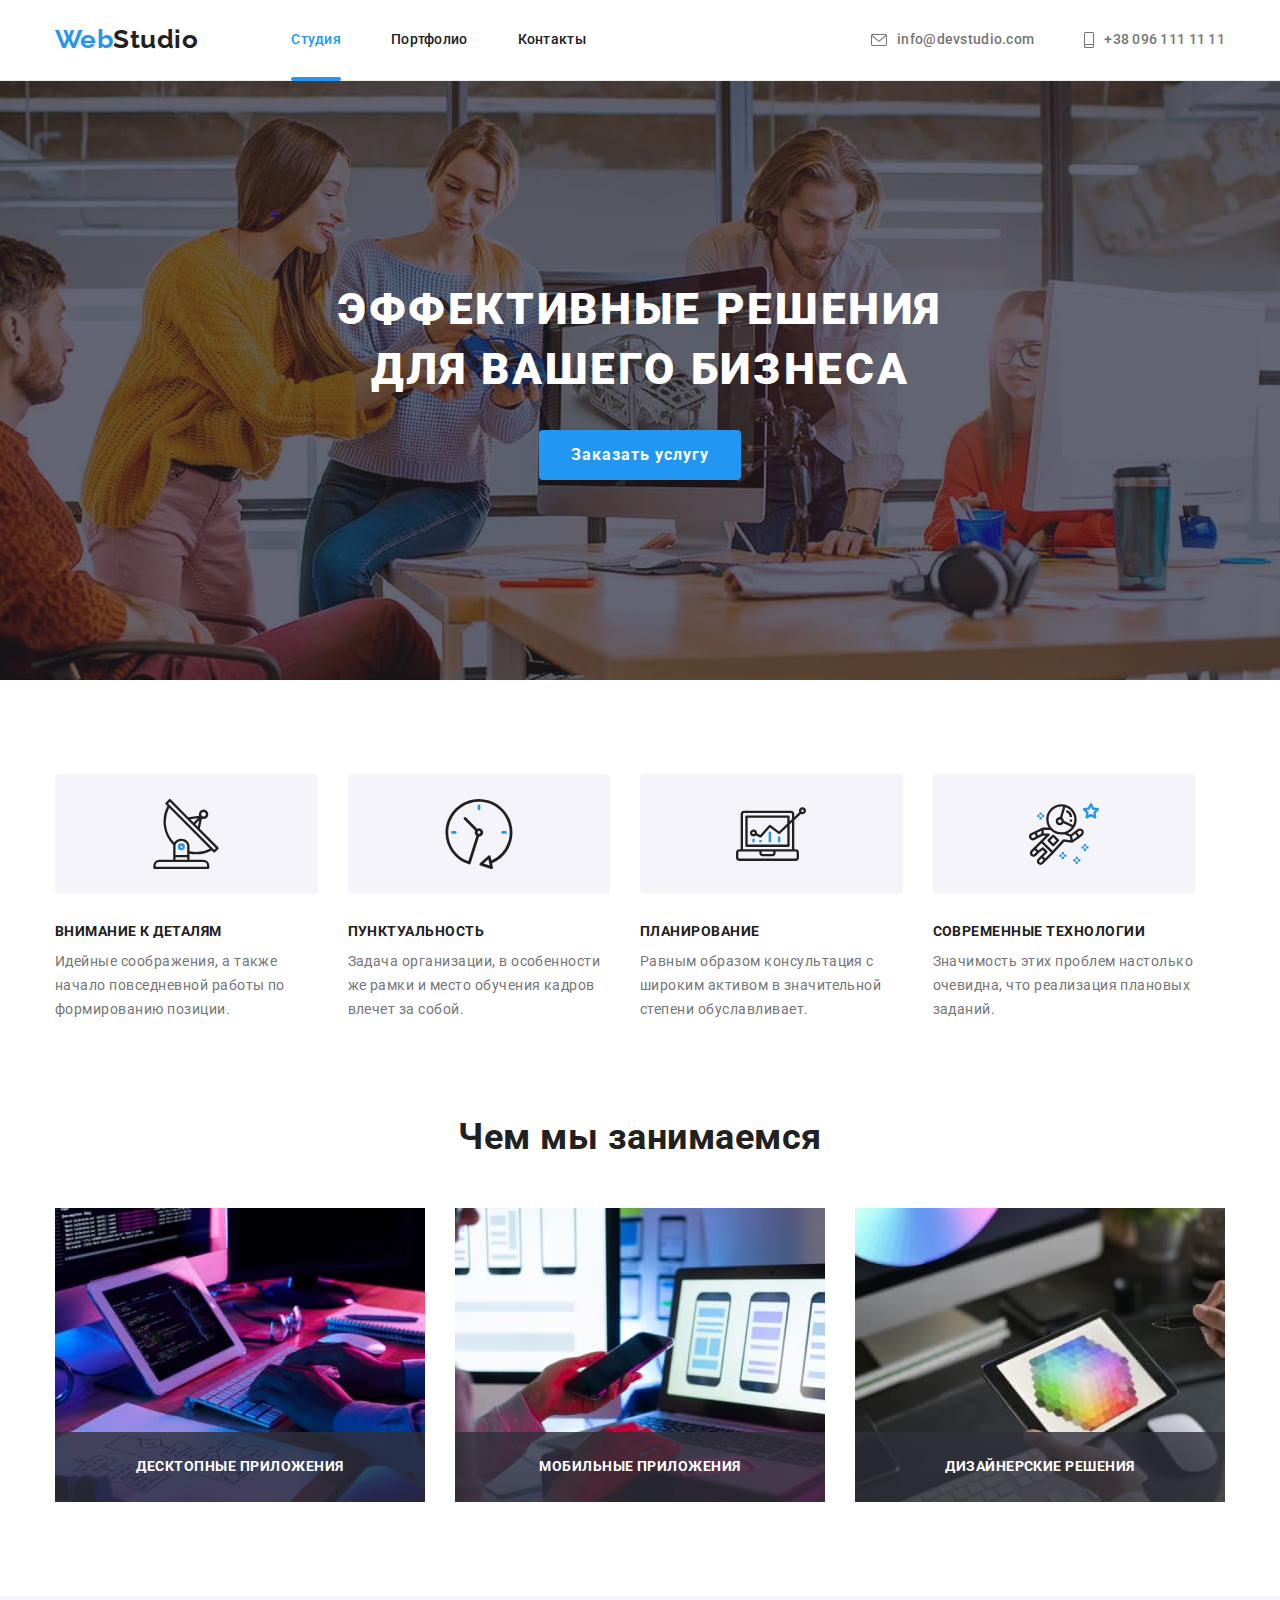
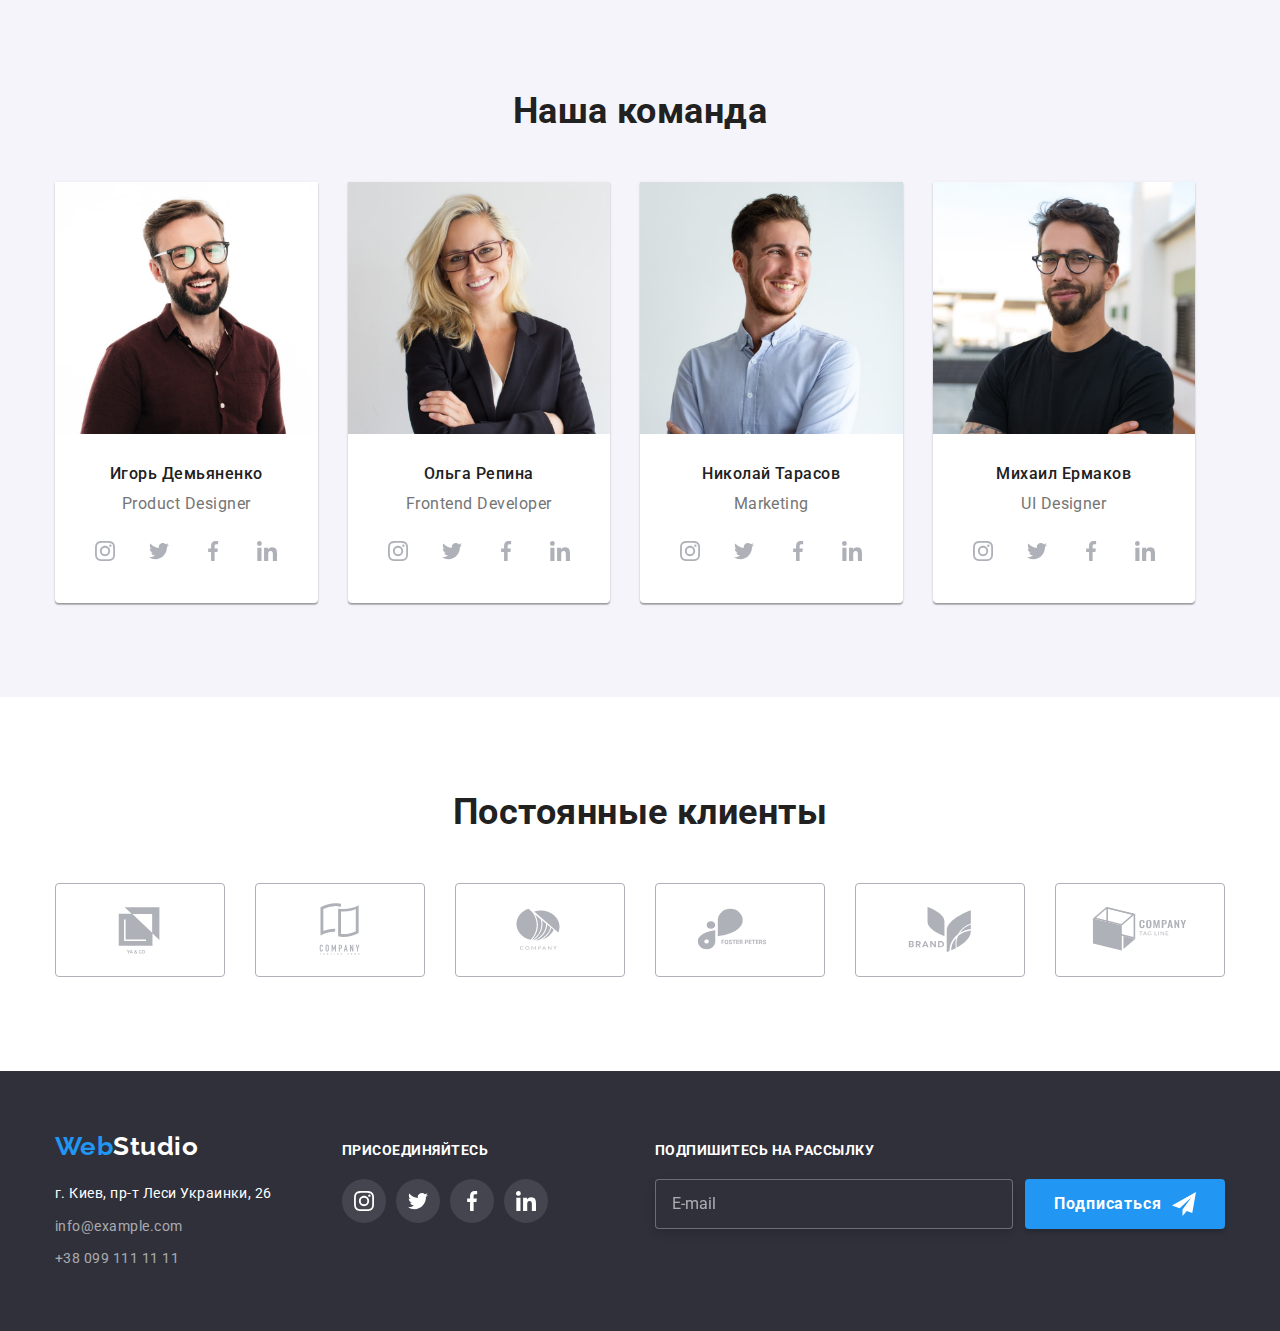
<file: index.html>
<!DOCTYPE html>
<html lang="ru">
  <head>
    <meta charset="UTF-8" />
    <meta http-equiv="X-UA-Compatible" content="IE=edge" />
    <meta name="viewport" content="width=device-width, initial-scale=1.0" />
    <title>Студия</title>
    <link
      href="https://fonts.googleapis.com/css2?family=Raleway:wght@700&family=Roboto:wght@400;500;700;900&display=swap"
      rel="stylesheet"
    />
    <link
      rel="stylesheet"
      href="https://cdnjs.cloudflare.com/ajax/libs/modern-normalize/1.1.0/modern-normalize.min.css"
    />
    <link href="./css/styles.css" rel="stylesheet" />
  </head>

  <body>
    <!-- Header -->
    <header class="header">
      <div class="container header-contents">
        <!-- Основная навигация -->
        <nav class="navigation">
          <a href="./index.html" lang="en" class="logo top-logo"><span class="accent">Web</span><span class="header-logo">Studio</span></a>
          <ul class="list nav-list">
            <li class="item">
              <a href="./index.html" class="nav-link current">Студия</a>
            </li>
            <li class="item">
              <a href="./portfolio.html" class="nav-link">Портфолио</a>
            </li>
            <li class="item">
              <a href="" class="nav-link">Контакты</a>
            </li>
          </ul>
        </nav>
        <!-- Контакты -->
        <ul class="list header-contact">
          <li class="item">
            <a href="mailto:info@devstudio.com" class="nav-contact">
              <svg class="nav-icon" width="16" height="12">
                <use href="./images/icons.svg#icon-envelope"></use>
              </svg>
              info@devstudio.com
            </a>
          </li>
          <li class="item">
            <a href="tel:+380961111111" class="nav-contact">
              <svg class="nav-icon" width="10" height="16">
                <use href="./images/icons.svg#icon-smartphone"></use>
              </svg>
              +38 096 111 11 11
            </a>
          </li>
        </ul>
      </div>
    </header>
    <main>
      <!-- Баннер-Шапка -->
      <section class="section hero">
        <h1 class="hero-title">Эффективные решения<br />для вашего бизнеса</h1>
        <button type="button" class="hero-button" data-modal-open>Заказать услугу</button>
      </section>
      <!-- Особенности -->
      <section class="section">
        <div class="container">
          <h2 class="title visually-hidden">Особенности</h2>
          <ul class="list features-list">
            <li class="item">
              <div class="icon-container">
                <svg class="feature-icon" width="70" height="70">
                  <use href="./images/icons.svg#icon-antenna"></use>
                </svg>
              </div>
              <h3 class="feature-title">Внимание к деталям</h3>
              <p class="feature-text">
                Идейные соображения, а также начало повседневной работы по формированию позиции.
              </p>
            </li>
            <li class="item">
              <div class="icon-container">
                <svg class="feature-icon" width="70" height="70">
                  <use href="./images/icons.svg#icon-clock"></use>
                </svg>
              </div>
              <h3 class="feature-title">Пунктуальность</h3>
              <p class="feature-text">
                Задача организации, в особенности же рамки и место обучения кадров влечет за собой.
              </p>
            </li>
            <li class="item">
              <div class="icon-container">
                <svg class="feature-icon" width="70" height="70">
                  <use href="./images/icons.svg#icon-diagram"></use>
                </svg>
              </div>
              <h3 class="feature-title">Планирование</h3>
              <p class="feature-text">
                Равным образом консультация с широким активом в значительной степени обуславливает.
              </p>
            </li>
            <li class="item">
              <div class="icon-container">
                <svg class="feature-icon" width="70" height="70">
                  <use href="./images/icons.svg#icon-astronaut"></use>
                </svg>
              </div>
              <h3 class="feature-title">Современные технологии</h3>
              <p class="feature-text">
                Значимость этих проблем настолько очевидна, что реализация плановых заданий.
              </p>
            </li>
          </ul>
        </div>
      </section>
      <!-- Чем мы занимаемся -->
      <section class="section activities">
        <div class="container">
          <h2 class="title">Чем мы занимаемся</h2>
          <ul class="list activities-list">
            <li class="item">
              <div class="activity-card">
                <img src="./images/box1.jpg" alt="Человек пишет код на планшете" width="370" class="activities-image" />
                <p class="activity-description">Десктопные приложения</p>
              </div>
            </li>
            <li class="item">
              <div class="activity-card">
                <img src="./images/box2.jpg" alt="Человек выбирает макет верстки для смартфона" width="370" class="activities-image" />
                <p class="activity-description">Мобильные приложения</p>
              </div>
            </li>
            <li class="item">
              <div class="activity-card">
                <img src="./images/box3.jpg" alt="Дизайнер выбирает цвет из палитры с помощью планшета" width="370"
                  class="activities-image" />
                  <p class="activity-description">Дизайнерские решения</p>
              </div>
            </li>
          </ul>
        </div>
      </section>
      <!-- Наша команда -->
      <section class="section team">
        <div class="container">
          <h2 class="title">Наша команда</h2>
          <ul class="list team-list">
            <li class="item">
              <img
                src="./images/igor.jpg"
                alt="фото Игоря Демьяненко"
                width="270"
                class="member-photo"
              />
              <div class="about-member">
                <h3 class="member-name">Игорь Демьяненко</h3>
                <p lang="en" class="job-title">Product Designer</p>
              </div>
              <ul class="social-list list">
                <li class="item">
                  <a href="" class="social-link">
                    <svg class="social-icon" width="20" height="20">
                      <use href="./images/icons.svg#icon-instagram"></use>
                    </svg>
                  </a>
                </li>
                <li class="item">
                  <a href="" class="social-link">
                    <svg class="social-icon" width="20" height="20">
                      <use href="./images/icons.svg#icon-twitter"></use>
                    </svg>
                  </a>
                </li>
                <li class="item">
                  <a href="" class="social-link">
                      <svg class="social-icon" width="20" height="20">
                        <use href="./images/icons.svg#icon-facebook"></use>
                      </svg>
                  </a>
                </li>
                <li class="item">
                  <a href="" class="social-link">
                    <svg class="social-icon" width="20" height="20">
                      <use href="./images/icons.svg#icon-linkedin"></use>
                    </svg>
                  </a>
                </li>
              </ul>
            </li>
            <li class="item">
              <img
                src="./images/olga.jpg"
                alt="фото Ольги Репиной"
                width="270"
                class="member-photo"
              />
              <div class="about-member">
                <h3 class="member-name">Ольга Репина</h3>
                <p lang="en" class="job-title">Frontend Developer</p>
              </div>
              <ul class="social-list list">
                <li class="item">
                  <a href="" class="social-link">
                    <svg class="social-icon" width="20" height="20">
                      <use href="./images/icons.svg#icon-instagram"></use>
                    </svg>
                  </a>
                </li>
                <li class="item">
                  <a href="" class="social-link">
                    <svg class="social-icon" width="20" height="20">
                      <use href="./images/icons.svg#icon-twitter"></use>
                    </svg>
                  </a>
                </li>
                <li class="item">
                  <a href="" class="social-link">
                    <svg class="social-icon" width="20" height="20">
                      <use href="./images/icons.svg#icon-facebook"></use>
                    </svg>
                  </a>
                </li>
                <li class="item">
                  <a href="" class="social-link">
                    <svg class="social-icon" width="20" height="20">
                      <use href="./images/icons.svg#icon-linkedin"></use>
                    </svg>
                  </a>
                </li>
              </ul>
            </li>
            <li class="item">
              <img
                src="./images/nikolay.jpg"
                alt="фото Николая Тарасова"
                width="270"
                class="member-photo"
              />
              <div class="about-member">
                <h3 class="member-name">Николай Тарасов</h3>
                <p lang="en" class="job-title">Marketing</p>
              </div>
              <ul class="social-list list">
                <li class="item">
                  <a href="" class="social-link">
                    <svg class="social-icon" width="20" height="20">
                      <use href="./images/icons.svg#icon-instagram"></use>
                    </svg>
                  </a>
                </li>
                <li class="item">
                  <a href="" class="social-link">
                    <svg class="social-icon" width="20" height="20">
                      <use href="./images/icons.svg#icon-twitter"></use>
                    </svg>
                  </a>
                </li>
                <li class="item">
                  <a href="" class="social-link">
                    <svg class="social-icon" width="20" height="20">
                      <use href="./images/icons.svg#icon-facebook"></use>
                    </svg>
                  </a>
                </li>
                <li class="item">
                  <a href="" class="social-link">
                    <svg class="social-icon" width="20" height="20">
                      <use href="./images/icons.svg#icon-linkedin"></use>
                    </svg>
                  </a>
                </li>
              </ul>
            </li>
            <li class="item">
              <img
                src="./images/mikhail.jpg"
                alt="фото Михаила Ермакова"
                width="270"
                class="member-photo"
              />
              <div class="about-member">
                <h3 class="member-name">Михаил Ермаков</h3>
                <p lang="en" class="job-title">UI Designer</p>
              </div>
              <ul class="social-list list">
                <li class="item">
                  <a href="" class="social-link">
                    <svg class="social-icon" width="20" height="20">
                      <use href="./images/icons.svg#icon-instagram"></use>
                    </svg>
                  </a>
                </li>
                <li class="item">
                  <a href="" class="social-link">
                    <svg class="social-icon" width="20" height="20">
                      <use href="./images/icons.svg#icon-twitter"></use>
                    </svg>
                  </a>
                </li>
                <li class="item">
                  <a href="" class="social-link">
                    <svg class="social-icon" width="20" height="20">
                      <use href="./images/icons.svg#icon-facebook"></use>
                    </svg>
                  </a>
                </li>
                <li class="item">
                  <a href="" class="social-link">
                    <svg class="social-icon" width="20" height="20">
                      <use href="./images/icons.svg#icon-linkedin"></use>
                    </svg>
                  </a>
                </li>
              </ul>
            </li>
          </ul>
        </div>
      </section>
      <!-- Партнеры -->
      <section class="section">
        <div class="container">
          <h2 class="title">Постоянные клиенты</h2>
          <ul class="list partners-list">
            <li class="item">
              <a href="" class="partner-link">
                <svg class="partner-icon" width="106" height="60">
                  <use href="./images/icons.svg#icon-Company1"></use>
                </svg>
              </a>
            </li>
            <li class="item">
              <a href="" class="partner-link">
                <svg class="partner-icon" width="106" height="60">
                  <use href="./images/icons.svg#icon-Company2"></use>
                </svg>
              </a>
            </li>
            <li class="item">
              <a href="" class="partner-link">
                <svg class="partner-icon" width="106" height="60">
                  <use href="./images/icons.svg#icon-Company3"></use>
                </svg>
              </a>
            </li>
            <li class="item">
              <a href="" class="partner-link">
                <svg class="partner-icon" width="106" height="60">
                  <use href="./images/icons.svg#icon-Company4"></use>
                </svg>
              </a>
            </li>
            <li class="item">
              <a href="" class="partner-link">
                <svg class="partner-icon" width="106" height="60">
                  <use href="./images/icons.svg#icon-Company5"></use>
                </svg>
              </a>
            </li>
            <li class="item">
              <a href="" class="partner-link">
                <svg class="partner-icon" width="106" height="60">
                  <use href="./images/icons.svg#icon-Company6"></use>
                </svg>
              </a>
            </li>
          </ul>
        </div>
      </section>
    </main>
    <!-- Футер -->
    <footer class="footer">
      <div class="container footer-container">
        <div class="first-block">
          <a href="./index.html" lang="en" class="logo"><span class="accent">Web</span><span class="footer-logo">Studio</span></a>
          <address>
            <ul class="list footer-list">
              <li class="item">
                <p class="address-text">г. Киев, пр-т Леси Украинки, 26</p>
              </li>
              <li class="item">
                <a href="mailto:info@example.com" class="address-contact">info@example.com</a>
              </li>
              <li class="item">
                <a href="tel:+380991111111" class="address-contact">+38 099 111 11 11</a>
              </li>
            </ul>
          </address>
        </div>
        <div class="second-block">
          <p class="callout">
            Присоединяйтесь
          </p>
          <ul class="list footer-social">
            <li class="item">
              <a href="" class="footer-link">
                <svg class="social-icon" width="20" height="20">
                  <use href="./images/icons.svg#icon-instagram"></use>
                </svg>
              </a>
            </li>
            <li class="item">
              <a href="" class="footer-link">
                <svg class="social-icon" width="20" height="20">
                  <use href="./images/icons.svg#icon-twitter"></use>
                </svg>
              </a>
            </li>
            <li class="item">
              <a href="" class="footer-link">
                <svg class="social-icon" width="20" height="20">
                  <use href="./images/icons.svg#icon-facebook"></use>
                </svg>
              </a>
            </li>
            <li class="item">
              <a href="" class="footer-link">
                <svg class="social-icon" width="20" height="20">
                  <use href="./images/icons.svg#icon-linkedin"></use>
                </svg>
              </a>
            </li>
          </ul>
        </div>
        <!-- Форма подписки -->
        <div class="third-block">
          <p class="callout">
            Подпишитесь на рассылку
          </p>
          <form class="signup-form">
            <input type="text" name="email-address" placeholder="E-mail" class="signup-input" />
            <button type="submit" class="signup-button">
              <p>Подписаться</p>
              <svg class="signup-icon" width="24" height="24">
                <use href="./images/icons.svg#icon-send"></use>
              </svg>
            </button>
          </form>
        </div>
      </div>
    </footer>
    <!-- Модальное окно -->
    <div class="backdrop is-hidden" data-modal>
      <div class="modal">
        <button type="button" class="close-button" data-modal-close>
          <svg class="close-icon" width="18" height="18">
            <use href="./images/icons.svg#icon-close"></use>
          </svg>
        </button>
        <h2 class="modal-title">Оставьте свои данные, мы вам перезвоним</h2>
        <form class="modal-form" name="modal-form">
            <label for="name" class="modal-label">Имя</label>
            <div class="input-container">
              <svg class="modal-icon" width="18" height="18">
                <use href="./images/icons.svg#icon-person"></use>
              </svg>
              <input type="text" class="modal-input" name="name" id="name" />
            </div>
          
            <label for="tel" class="modal-label">Телефон</label>
            <div class="input-container">
              <svg class="modal-icon" width="18" height="18">
                <use href="./images/icons.svg#icon-tel"></use>
              </svg>
              <input type="tel" class="modal-input" name="tel" id="tel" />
            </div>
        
            <label for="email" class="modal-label">Почта</label>
            <div class="input-container">
              <svg class="modal-icon" width="18" height="18">
                <use href="./images/icons.svg#icon-email"></use>
              </svg>
              <input type="email" class="modal-input" name="email" id="email" />
            </div>
                   
            <label for="comment" class="modal-label">Комментарий</label>
            <textarea class="modal-comment" name="comment" id="comment" placeholder="Введите текст" rows="4"></textarea>
          
            <div class="policy-agreement">
              <input type="checkbox" class="modal-checkbox" name="policy" id="policy">
              <label for="policy" class="agreement">
                <svg class="empty-checkbox" width="16" height="15" tabindex="0">
                  <use href="./images/icons.svg#icon-empty"></use>
                </svg>
                <svg class="filled-checkbox" width="16" height="15" tabindex="0">
                  <use href="./images/icons.svg#icon-check"></use>
                </svg>
                Соглашаюсь с рассылкой и принимаю <a href="" class="policy-link">Условия договора</a>
              </label>
            </div>
            
            <button type="submit" class="modal-button">Отправить</button>
        </form>
      </div>
    </div>
    <script src="./js/modal.js"></script>
  </body>
</html>
</file>
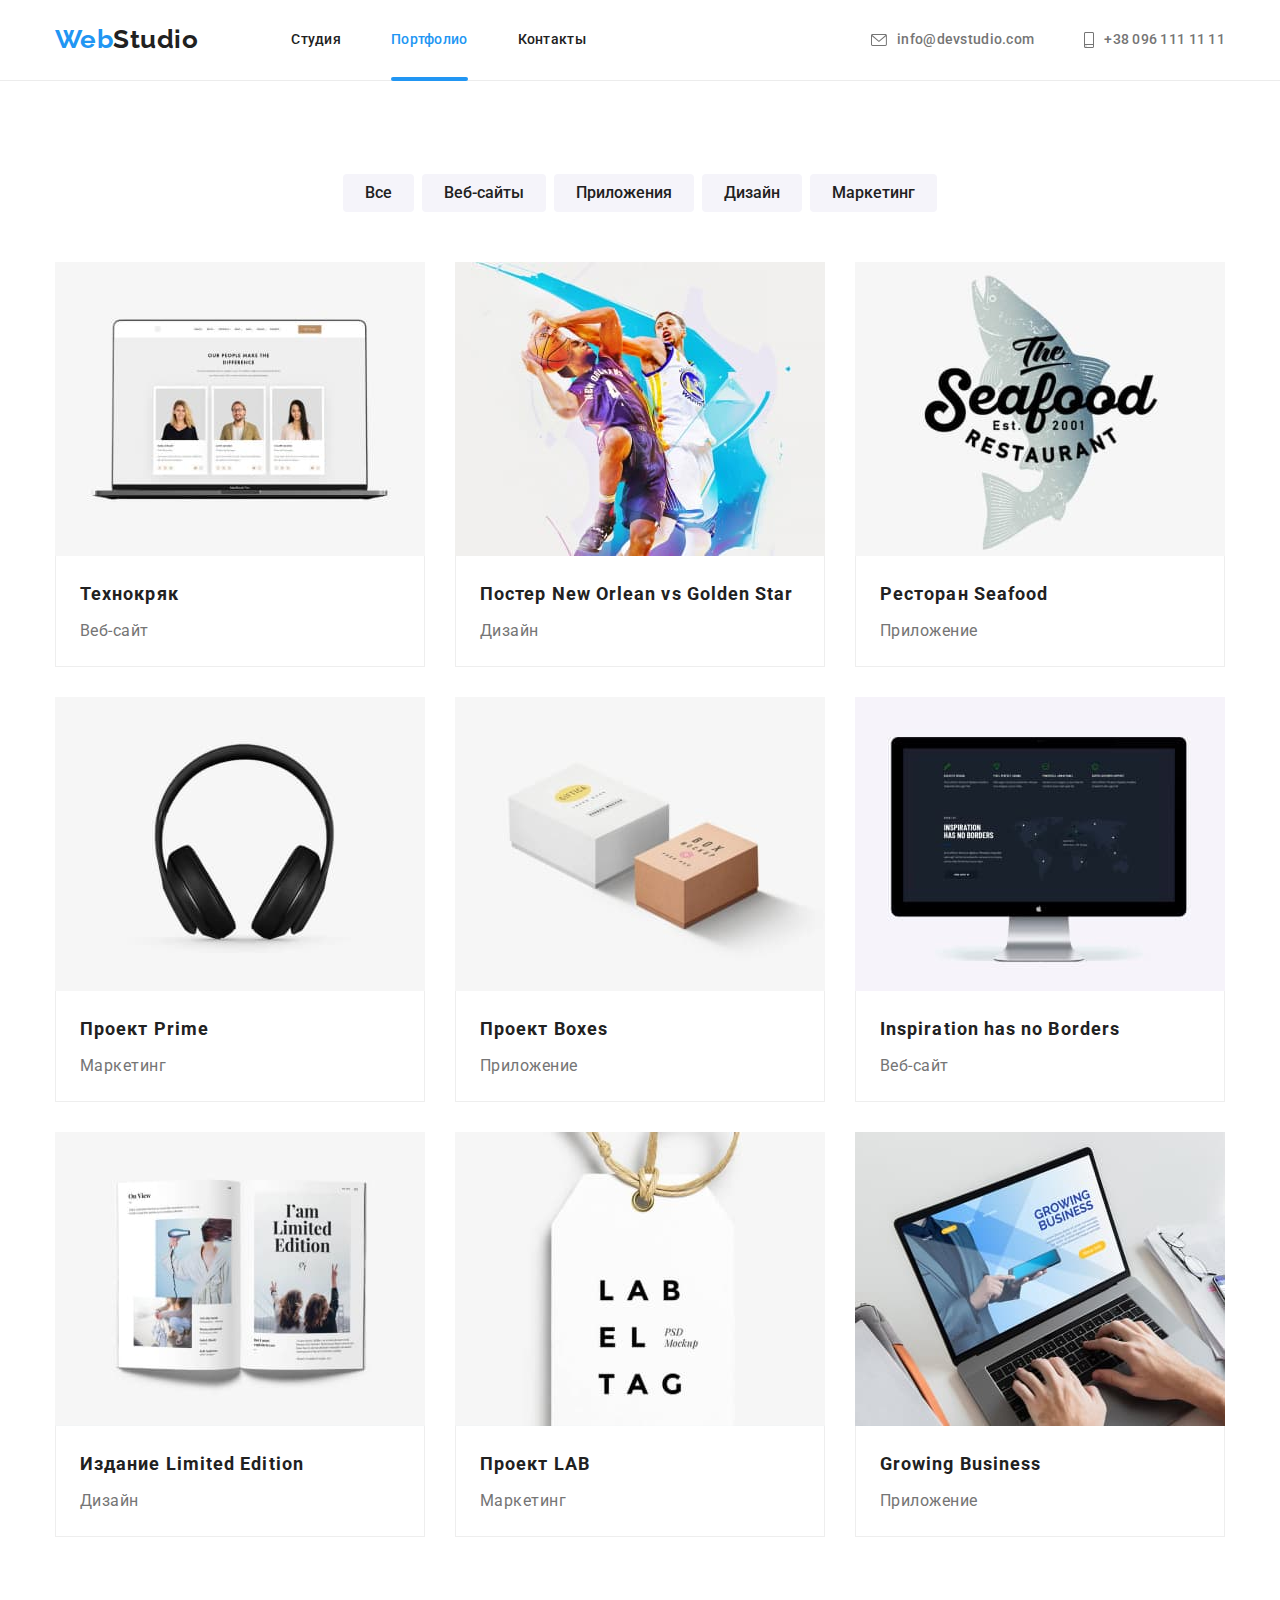
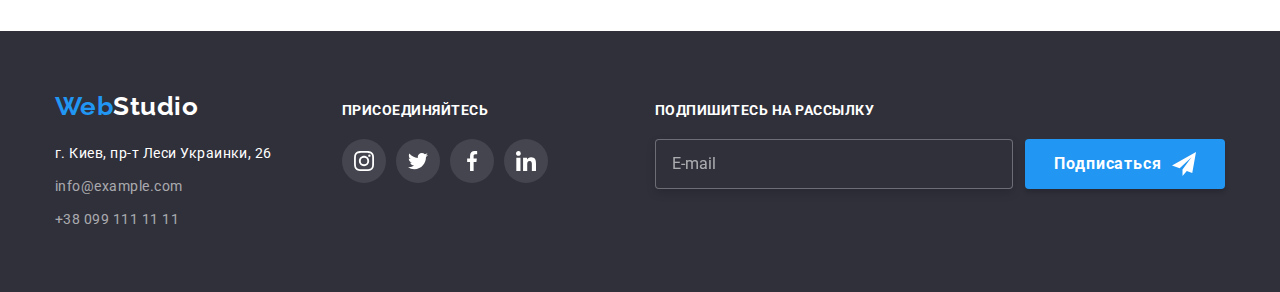
<file: portfolio.html>
<!DOCTYPE html>
<html lang="ru">

<head>
    <meta charset="UTF-8">
    <meta http-equiv="X-UA-Compatible" content="IE=edge">
    <meta name="viewport" content="width=device-width, initial-scale=1.0">
    <title>Портфолио</title>
    <link href="https://fonts.googleapis.com/css2?family=Raleway:wght@700&family=Roboto:wght@400;500;700;900&display=swap"
        rel="stylesheet">
    <link rel="stylesheet" href="https://cdnjs.cloudflare.com/ajax/libs/modern-normalize/1.1.0/modern-normalize.min.css">
    <link href="./css/styles.css" rel="stylesheet">
</head>

<body>
    <!-- Header -->
    <header class="header">
        <div class="container header-contents">
            <!-- Основная навигация -->
            <nav class="navigation">
                <a href="./index.html" lang="en" class="logo top-logo"><span class="accent">Web</span><span
                        class="header-logo">Studio</span></a>
                <ul class="list nav-list">
                    <li class="item">
                        <a href="./index.html" class="nav-link">Студия</a>
                    </li>
                    <li class="item">
                        <a href="./portfolio.html" class="nav-link current">Портфолио</a>
                    </li>
                    <li class="item">
                        <a href="" class="nav-link">Контакты</a>
                    </li>
                </ul>
            </nav>
            <!-- Контакты -->
            <ul class="list header-contact">
                <li class="item">
                    <a href="mailto:info@devstudio.com" class="nav-contact">
                        <svg class="nav-icon" width="16" height="12">
                            <use href="./images/icons.svg#icon-envelope"></use>
                        </svg>
                        info@devstudio.com
                    </a>
                </li>
                <li class="item">
                    <a href="tel:+380961111111" class="nav-contact">
                        <svg class="nav-icon" width="10" height="16">
                            <use href="./images/icons.svg#icon-smartphone"></use>
                        </svg>
                        +38 096 111 11 11
                    </a>
                </li>
            </ul>
        </div>
    </header>
    <main>
        <section class="section">
            <div class="container">
                <h1 class="visually-hidden">Портфолио</h1>
                <!-- Фильтры -->
                <ul class="list filter-list">
                    <li class="item">
                        <button type="button" class="filter-button">Все</button>
                    </li>
                    <li class="item">
                        <button type="button" class="filter-button">Веб-сайты</button>
                    </li>
                    <li class="item">
                        <button type="button" class="filter-button">Приложения</button>
                    </li>
                    <li class="item">
                        <button type="button" class="filter-button">Дизайн</button>
                    </li>
                    <li class="item">
                        <button type="button" class="filter-button">Маркетинг</button>
                    </li>
                </ul>
                <!-- Проекты -->
                <ul class="list project-list">
                    <li class="item">
                        <a href="" class="card-link">
                            <div class="img-container">
                                <img src="./images/case1.jpg" alt="Веб-сайт на экране ноутбука" width="370" class="project-image">
                                <p class="overlay-text">Ресурс предлагает комплексные предложения с разным уровнем функционала и сервисов. Все это
                                    позволит посетителю получить исчерпывающие сведения о компании или частном лице.</p>
                            </div>
                            <div class="item-description">
                                <h2 class="project-title">Технокряк</h2>
                                <p class="project-filter">Веб-сайт</p>
                            </div>
                        </a>
                    </li>
                    <li class="item">
                        <a href="" class="card-link">
                            <div class="img-container">
                                <img src="./images/case2.jpg" alt="Два баскетболиста" width="370" class="project-image">
                                <p class="overlay-text">Ресурс предлагает комплексные предложения с разным уровнем функционала и сервисов. Все это
                                    позволит посетителю получить исчерпывающие сведения о компании или частном лице.</p>
                            </div>
                            <div class="item-description">
                                <h2 class="project-title">Постер <span lang="en">New Orlean vs Golden Star</span></h2>
                                <p class="project-filter">Дизайн</p>
                            </div>
                        </a>
                    </li>
                    <li class="item">
                        <a href="" class="card-link">
                            <div class="img-container">
                                <img src="./images/case3.jpg" alt="Логотип ресторана с морепродуктами" width="370" class="project-image">
                                <p class="overlay-text">Ресурс предлагает комплексные предложения с разным уровнем функционала и сервисов. Все это
                                    позволит посетителю получить исчерпывающие сведения о компании или частном лице.</p>
                            </div>
                            <div class="item-description">
                                <h2 class="project-title">Ресторан <span lang="en">Seafood</span></h2>
                                <p class="project-filter">Приложение</p>
                            </div>
                        </a>
                    </li>
                    <li class="item">
                        <a href="" class="card-link">
                            <div class="img-container">
                                <img src="./images/case4.jpg" alt="Черные наушники" width="370" class="project-image">
                                <p class="overlay-text">Ресурс предлагает комплексные предложения с разным уровнем функционала и сервисов. Все это
                                    позволит посетителю получить исчерпывающие сведения о компании или частном лице.</p>
                            </div>
                            <div class="item-description">
                                <h2 class="project-title">Проект <span lang="en">Prime</span></h2>
                                <p class="project-filter">Маркетинг</p>
                            </div>
                        </a>
                    </li>
                    <li class="item">
                        <a href="" class="card-link">
                            <div class="img-container">
                                <img src="./images/case5.jpg" alt="Две коробки" width="370" class="project-image">
                                <p class="overlay-text">Ресурс предлагает комплексные предложения с разным уровнем функционала и сервисов. Все это
                                    позволит посетителю получить исчерпывающие сведения о компании или частном лице.</p>
                            </div>
                            <div class="item-description">
                                <h2 class="project-title">Проект <span lang="en">Boxes</span></h2>
                                <p class="project-filter">Приложение</p>
                            </div>
                        </a>
                    </li>
                    <li class="item">
                        <a href="" class="card-link">
                            <div class="img-container">
                                <img src="./images/case6.jpg" alt="Сайт на экране монитора" width="370" class="project-image">
                                <p class="overlay-text">Ресурс предлагает комплексные предложения с разным уровнем функционала и сервисов. Все это
                                    позволит посетителю получить исчерпывающие сведения о компании или частном лице.</p>
                            </div>
                            <div class="item-description">
                                <h2 class="project-title" lang="en">Inspiration has no Borders</h2>
                                <p class="project-filter">Веб-сайт</p>
                            </div>
                        </a>
                    </li>
                    <li class="item">
                        <a href="" class="card-link">
                            <div class="img-container">
                                <img src="./images/case7.jpg" alt="Разворот журнала" width="370" class="project-image">
                                <p class="overlay-text">Ресурс предлагает комплексные предложения с разным уровнем функционала и сервисов. Все это
                                    позволит посетителю получить исчерпывающие сведения о компании или частном лице.</p>
                            </div>
                            <div class="item-description">
                                <h2 class="project-title">Издание <span lang="en">Limited Edition</span></h2>
                                <p class="project-filter">Дизайн</p>
                            </div>
                        </a>
                    </li>
                    <li class="item">
                        <a href="" class="card-link">
                            <div class="img-container">
                                <img src="./images/case8.jpg" alt="Бирка на шнурке" width="370" class="project-image">
                                <p class="overlay-text">Ресурс предлагает комплексные предложения с разным уровнем функционала и сервисов. Все это
                                    позволит посетителю получить исчерпывающие сведения о компании или частном лице.</p>
                            </div>
                            <div class="item-description">
                                <h2 class="project-title">Проект <span lang="en">LAB</span></h2>
                                <p class="project-filter">Маркетинг</p>
                            </div>
                        </a>
                    </li>
                    <li class="item">
                        <a href="" class="card-link">
                            <div class="img-container">
                                <img src="./images/case9.jpg" alt="Человек печатает на ноутбуке" width="370" class="project-image">
                                <p class="overlay-text">Ресурс предлагает комплексные предложения с разным уровнем функционала и сервисов. Все это
                                    позволит посетителю получить исчерпывающие сведения о компании или частном лице.</p>
                            </div>
                            <div class="item-description">
                                <h2 class="project-title" lang="en">Growing Business</h2>
                                <p class="project-filter">Приложение</p>
                            </div>
                        </a>
                    </li>
                </ul>
            </div>
        </section>
    </main>
    <!-- Футер -->
    <footer class="footer">
        <div class="container footer-container">
            <div class="first-block">
                <a href="./index.html" lang="en" class="logo"><span class="accent">Web</span><span
                        class="footer-logo">Studio</span></a>
                <address>
                    <ul class="list footer-list">
                        <li class="item">
                            <p class="address-text">г. Киев, пр-т Леси Украинки, 26</p>
                        </li>
                        <li class="item">
                            <a href="mailto:info@example.com" class="address-contact">info@example.com</a>
                        </li>
                        <li class="item">
                            <a href="tel:+380991111111" class="address-contact">+38 099 111 11 11</a>
                        </li>
                    </ul>
                </address>
            </div>
            <div class="second-block">
                <p class="callout">
                    Присоединяйтесь
                </p>
                <ul class="list footer-social">
                    <li class="item">
                        <a href="" class="footer-link">
                            <svg class="social-icon" width="20" height="20">
                                <use href="./images/icons.svg#icon-instagram"></use>
                            </svg>
                        </a>
                    </li>
                    <li class="item">
                        <a href="" class="footer-link">
                            <svg class="social-icon" width="20" height="20">
                                <use href="./images/icons.svg#icon-twitter"></use>
                            </svg>
                        </a>
                    </li>
                    <li class="item">
                        <a href="" class="footer-link">
                            <svg class="social-icon" width="20" height="20">
                                <use href="./images/icons.svg#icon-facebook"></use>
                            </svg>
                        </a>
                    </li>
                    <li class="item">
                        <a href="" class="footer-link">
                            <svg class="social-icon" width="20" height="20">
                                <use href="./images/icons.svg#icon-linkedin"></use>
                            </svg>
                        </a>
                    </li>
                </ul>
            </div>
            <!-- Форма подписки -->
            <div class="third-block">
                <p class="callout">
                    Подпишитесь на рассылку
                </p>
                <form class="signup-form">
                    <input type="text" name="email-address" placeholder="E-mail" class="signup-input" />
                    <button type="submit" class="signup-button">
                        <p>Подписаться</p>
                        <svg class="signup-icon" width="24" height="24">
                            <use href="./images/icons.svg#icon-send"></use>
                        </svg>
                    </button>
                </form>
            </div>
        </div>
    </footer>
</body>
</html>
</file>
<file: css/styles.css>
:root {
    --main-active-color: #2196F3;
    --main-bg-color: #FFFFFF;
    --secondary-bg-color: #F5F4FA;
    --text-heading-color: #212121;
    --main-text-color: #757575;
    --dark-bg-text: #FFFFFF;
    --dark-bg-contacts: rgba(255, 255, 255, .6);
    --dark-bg-color: #2F303A;
    --icon-color: #AFB1B8;
    --time-function: cubic-bezier(0.4, 0, 0.2, 1);
    --submit-button-hover: #188CE8;
}

/* Глобальные стили */

body {
    margin-left: auto;
    margin-right: auto;
    padding-top: 80px;

    background-color: var(--main-bg-color);
    color: var(--main-text-color);

    font-family: 'Roboto', 'Arial', 'Helvetica', sans-serif;
    font-style: normal;
    letter-spacing: 0.03em;
}

/* Лого */

.logo {

    font-family: 'Raleway', sans-serif;
    text-decoration: none;
    font-weight: 700;
    font-size: 26px;
    line-height: 1.19;
}

.accent {
    color: var(--main-active-color);
}

.header-logo {
    color: var(--text-heading-color);
}

.footer-logo {
    color: var(--dark-bg-text);
}

/* Хедер */

.top-logo {
    display: block;
    padding-top: 24px;
    padding-bottom: 25px;
}

.header {
    position: fixed;
    left: 0;
    top: 0;
    z-index: 3;

    width: 100%;

    border-bottom: 1px solid #ECECEC;
    background-color: var(--main-bg-color);
}

.container {
    width: 1200px;
    padding-left: 15px;
    padding-right: 15px;
    margin-left: auto;
    margin-right: auto;
}

.header-contents {
    display: flex;
    align-items: center;
}

.navigation {
    display: flex;
    align-items: center;
}

.nav-list,
.header-contact {
    display: flex;
    margin: 0;
    padding: 0;
}

.nav-list {
    margin-left: 93px;
}

.nav-list .item:not(:last-child) {
    margin-right: 50px;
}

.header-contact .item:not(:last-child) {
    margin-right: 50px;
}

.nav-link {
    display: block;
    padding-top: 32px;
    padding-bottom: 32px;

    color: var(--text-heading-color);
    text-decoration: none;

    font-weight: 500;
    font-size: 14px;
    line-height: 1.14;
    letter-spacing: 0.02em;

    transition: color 250ms var(--time-function);
}

.nav-link:hover,
.nav-link:focus,
.nav-link.current {
    color: var(--main-active-color);
}

.nav-link.current {
    position: relative;
    
}

.nav-link.current::after {
    content: '';

    position: absolute;
    bottom: -1px;
    left: 0;

    width: 100%;
    height: 4px;
    border-radius: 2px;
    background-color: var(--main-active-color);
}

.header-contact {
    margin-left: auto;
}

.nav-contact {
    display: flex;
    padding-top: 32px;
    padding-bottom: 32px;
    align-items: center;

    color: var(--main-text-color);
    text-decoration: none;

    font-weight: 500;
    font-size: 14px;
    line-height: 1.14;
    letter-spacing: 0.02em;

    transition: color 250ms var(--time-function);
}

.nav-contact:hover,
.nav-contact:focus {
    color: var(--main-active-color);
}

.nav-icon {
    display: inline-block;
    margin-right: 10px;
    fill: currentColor;
}

/* Футер */

.footer {
    padding-top: 60px;
    padding-bottom: 60px;

    background-color: var(--dark-bg-color);
}

.footer-container {
    display: flex;
}

.footer-list {
    margin-top: 20px;
    margin-bottom: 0;
    padding: 0;
}

.address-text {
    margin-top: 0;
    margin-bottom: 0;

    color: var(--dark-bg-text);

    font-style: normal;
    font-size: 14px;
    line-height: 1.71;
}

.address-contact {
    color: var(--dark-bg-contacts);
    text-decoration: none;

    font-style: normal;
    font-weight: 400;
    font-size: 14px;
    line-height: 1.71;

    transition: color 250ms var(--time-function);
}

.address-contact:hover,
.address-contact:focus {
    color: var(--main-active-color);
    outline: transparent;
}

.footer-list .item:not(:last-child) {
    margin-bottom: 9px;
}

.footer-social {
    display: flex;
    margin: 0;
    padding: 0;
}

.second-block {
    margin-left: 70px;
}

.callout {
    margin-bottom: 20px;
    margin-top: 0;
    padding-top: 12px;

    font-weight: 700;
    font-size: 14px;
    line-height: 1.14;
    text-transform: uppercase;

    color: var(--dark-bg-text);
}

.footer-link {
    display: flex;
    align-items: center;
    justify-content: center;

    width: 44px;
    height: 44px;

    border-radius: 50%;

    text-decoration: none;
    background-color: rgba(255, 255, 255, 0.1);
    color: var(--dark-bg-text);

    transition: background-color 250ms var(--time-function);
}

.footer-social > .item:not(:last-child) {
    margin-right: 10px;
}

.social-icon {
    width: 20px;
    height: 20px;
    fill: currentColor;
}

.footer-link:hover,
.footer-link:focus {
    background-color: var(--main-active-color);
    outline: transparent;
}

.third-block {
    margin-left: auto;
}

.signup-form {
    display: flex;
}

.signup-input {
    width: 358px;
    padding: 15px 16px;
    margin-right: 12px;

    color: var(--dark-bg-text);
    background-color: var(--dark-bg-color);
    border: 1px solid rgba(255, 255, 255, 0.3);
    filter: drop-shadow(0px 4px 4px rgba(0, 0, 0, 0.15));
    border-radius: 4px;

    transition: border 250ms var(--time-function);
}

.signup-input:hover,
.signup-input:focus {
    border: 1px solid var(--main-active-color);
}

.signup-input::placeholder {
    font-size: 16px;
    line-height: 1.25;
    
    color: var(--dark-bg-contacts);
}

.signup-button {
    display: flex;
    align-items: center;
    justify-content: center;

    cursor: pointer;

    width: 200px;
    height: 50px;
    padding: 0;

    background-color: var(--main-active-color);
    color: var(--dark-bg-text);
    box-shadow: 0px 4px 4px rgba(0, 0, 0, 0.15);
    border: 0;
    border-radius: 4px;

    font-weight: 700;
    font-size: 16px;
    line-height: 1.88;
    letter-spacing: 0.06em;

    transition: background-color 250ms var(--time-function);
}

.signup-button:hover,
.signup-button:focus {
    background-color: var(--submit-button-hover);
}

.signup-icon {
    margin-left: 10px;
}

/* Main */

.list {
    list-style: none;
}

.title {
    margin-top: 0;
    margin-bottom: 50px;

    color: var(--text-heading-color);
    
    font-size: 36px;
    line-height: 1.17;
    text-align: center;
}

.section {
    padding-top: 94px;
    padding-bottom: 94px;
}

/* Hero-Баннер */
.hero {
    padding-top: 200px;
    padding-bottom: 200px;
    max-width: 1600px;
    margin: auto;
    
    background-image: linear-gradient(to right, rgba(47, 48, 58, 0.4), rgba(47, 48, 58, 0.4)), url("../images/hero-image.jpg");
    background-repeat: no-repeat;
    background-size: cover;
    background-position: center;

    background-color: var(--dark-bg-color);
    text-align: center;
}

.hero-title {
    margin: 0;

    color: var(--dark-bg-text);

    font-weight: 900;
    font-size: 44px;
    line-height: 1.36;
    text-align: center;
    letter-spacing: 0.06em;
    text-transform: uppercase;
}

.hero-button {
    margin-top: 30px;
    min-width: 200px;
    padding-top: 10px;
    padding-bottom: 10px;
    padding-left: 32px;
    padding-right: 32px;

    background-color: var(--main-active-color);
    color: var(--dark-bg-text);

    border: 0;
    border-radius: 4px;

    cursor: pointer;

    font-family: inherit;
    font-weight: 700;
    font-size: 16px;
    line-height: 1.88;
    text-align: center;
    letter-spacing: 0.06em;

    transition: background-color 250ms var(--time-function);
}

.hero-button:hover,
.hero-button:focus {
    background-color: var(--submit-button-hover);
}

/* Особенности */

.visually-hidden {
    position: absolute;
    width: 1px;
    height: 1px;
    margin: -1px;
    border: 0;
    padding: 0;
    white-space: nowrap;
    clip-path: inset(100%);
    clip: rect(0 0 0 0);
    overflow: hidden;
}

.features-list {
    display: flex;
    margin: 0;
    padding: 0;
}

.features-list .item {
    width: calc((100% - 120px) / 4);
}

.features-list .item:not(:last-child) {
    margin-right: 30px;
}

.icon-container {
    display: flex;
    align-items: center;
    justify-content: center;

    height: 120px;
    margin-bottom: 30px;
    border-radius: 4px;

    background-color: #F5F4FA;
}

.feature-title {
    margin-top: 0;
    margin-bottom: 10px;

    color: var(--text-heading-color);

    font-size: 14px;
    line-height: 1.14;
    text-transform: uppercase;
}

.feature-text {
    margin-top: 0;
    margin-bottom: 0;

    font-size: 14px;
    line-height: 1.71;
}

/* Чем мы занимаемся */

.activities {
    padding-top: 0;
}

.activities-list {
    display: flex;
    margin: 0;
    padding: 0;
}

.activities-list .item:not(:last-child) {
    margin-right: 30px;
}

.activities-list .item {
    width: calc((100% - 60px) / 3);
}

.activities-image {
    display: block;
    max-width: 100%;
}

.activity-card {
    position: relative;
}

.activity-card::after {
    position: absolute;
    bottom: 0;
    left: 0;
    z-index: 1;

    content: '';

    width: 100%;
    height: 70px;

    background: rgba(47, 48, 58, 0.8);
}

.activity-description {
    position: absolute;
    bottom: 0;
    left: 0;
    z-index: 2;

    margin: 0;
    padding-top: 27px;
    padding-bottom: 27px;

    width: 100%;

    font-weight: 700;
    font-size: 14px;
    line-height: 1.14;
    text-align: center;
    text-transform: uppercase;
    color: var(--dark-bg-text);
}

/* Команда */

.team {
    background-color: var(--secondary-bg-color);
}

.team-list {
    display: flex;
    margin: 0;
    padding: 0;
}

.team-list > .item:not(:last-child) {
    margin-right: 30px;
}

.team-list > .item {
    width: calc((100% - 120px) / 4);
    padding-bottom: 30px;

    background-color: var(--main-bg-color);
    box-shadow: 0px 1px 3px rgba(0, 0, 0, 0.12), 0px 1px 1px rgba(0, 0, 0, 0.14), 0px 2px 1px rgba(0, 0, 0, 0.2);
    border-radius: 0px 0px 4px 4px;
}

.about-member {
    padding-top: 30px;
    padding-bottom: 0;
}

.member-name {
    color: var(--text-heading-color);
    margin-top: 0;
    margin-bottom: 10px;

    font-weight: 500;
    font-size: 16px;
    line-height: 1.19;
    text-align: center;
}

.job-title {
    margin-top: 0;
    margin-bottom: 16px;

    font-size: 16px;
    line-height: 1.19;    
    text-align: center;
}

.member-photo {
    display: block;
    max-width: 100%;
}

.social-list {
    display: flex;
    align-items: center;
    justify-content: center;
    
    margin: 0;
    padding: 0;
}

.social-link {
    display: flex;
    align-items: center;
    justify-content: center;

    width: 44px;
    height: 44px;
    
    border-radius: 50%;

    text-decoration: none;
    color: var(--icon-color);
    background-color: var(--main-bg-color);

    transition: background-color 250ms var(--time-function),
    color 250ms var(--time-function);
}

.social-list > .item:not(:last-child) {
    margin-right: 10px;
}

.social-icon {
    fill: currentColor;
}

.social-link:hover,
.social-link:focus {
    background-color: var(--main-active-color);
    color: var(--dark-bg-text);
    outline: transparent;
}

/* Партнеры */

.partners-list {
    display: flex;
    align-items: center;
    justify-content: center;

    margin: 0;
    padding: 0;
}

.partners-list > .item {
    width: calc((100% - 150px) / 6);
}

.partners-list > .item:not(:last-child) {
    margin-right: 30px;
}

.partner-link {
    display: flex;
    align-items: center;
    justify-content: center;
    padding-top: 16px;
    padding-bottom: 16px;

    border: 1px solid var(--icon-color);
    border-radius: 4px;
    
    background-color: var(--main-bg-color);
    color: var(--icon-color);

    transition: color 250ms var(--time-function),
    border-color 250ms var(--time-function);
}

.partner-icon {
    fill: currentColor;
}

.partner-link:hover,
.partner-link:focus {
    border-color: var(--main-active-color);
    color: var(--main-active-color);
    outline: transparent;
}

/* Модальное окно */

.backdrop {
    position: fixed;
    left: 0;
    top: 0;
    z-index: 4;

    visibility: visible;
    opacity: 1;

    width: 100%;
    height: 100%;

    background: rgba(0, 0, 0, 0.2);

    transition: opacity 500ms var(--time-function),
    transform 500ms var(--time-function);
}

.backdrop.is-hidden {
    visibility: hidden;
    opacity: 0;
    pointer-events: none;
    transform: scale(1.2);

    transition: opacity 500ms var(--time-function),
    transform 500ms var(--time-function),
    visibility 500ms var(--time-function);
}

.modal {
    position: absolute;
    left: 50%;
    top: 50%;
    transform: translate(-50%, -50%);

    width: 528px;
    height: 581px;

    padding: 40px;

    background: var(--main-bg-color);
    box-shadow: 0px 1px 3px rgba(0, 0, 0, 0.12), 0px 1px 1px rgba(0, 0, 0, 0.14), 0px 2px 1px rgba(0, 0, 0, 0.2);
    border-radius: 4px;
}

.close-icon {
    fill: currentColor;

    transition: fill 250ms var(--time-function);
}

.close-button {
    position: absolute;
    top: 8px;
    right: 8px;

    display: flex;
    align-items: center;
    justify-content: center;

    cursor: pointer;
    border-radius: 50%;

    width: 30px;
    height: 30px;

    background-color: var(--main-bg-color);
    color: #000000;
    border: 1px solid rgba(0, 0, 0, 0.1);

    transition: background-color 250ms var(--time-function);
}

.close-button:hover .close-icon,
.close-button:focus .close-icon {
    fill: var(--main-active-color);
    outline: transparent;
}

.modal-title {
    margin-top: 0;
    margin-bottom: 12px;
    
    color: var(--text-heading-color);
    
    font-size: 20px;
    line-height: 1.15;
    text-align: center;
}

.modal-form {
    display: flex;
    flex-direction: column;
}

.modal-label {
    margin-bottom: 4px;

    color: var(--main-text-color);
    font-size: 12px;
    line-height: 1.17;
    letter-spacing: 0.01em;
}

.modal-input {
    width: 100%;
    padding-top: 11px;
    padding-bottom: 11px;
    padding-right: 12px;
    padding-left: 42px;
    margin-bottom: 10px;

    border: 1px solid rgba(33, 33, 33, 0.2);
    border-radius: 4px;

    transition: border 250ms var(--time-function);
}

.modal-input:focus,
.modal-comment:focus {
    border: 1px solid var(--main-active-color);
    outline: transparent;
}

.input-container {
    position: relative;
}

.modal-icon {
    position: absolute;
    top: 11px;
    left: 12px;

    transition: fill 250ms var(--time-function);
}

.input-container:focus-within .modal-icon {
    fill: var(--main-active-color);
}

.modal-comment {
    width: 100%;
    padding: 12px 16px;
    margin-bottom: 20px;

    border: 1px solid rgba(33, 33, 33, 0.2);
    border-radius: 4px;

    resize: none;

    transition: border 250ms var(--time-function);
}

.modal-comment::placeholder {
    font-size: 12px;
    line-height: 1.17;
    letter-spacing: 0.01em;
    
    color: rgba(117, 117, 117, 0.5);
}

.policy-agreement {
    position: relative;

    display: flex;
    align-items: center;
    justify-content: center;

    margin-bottom: 30px;
}

.agreement {
    position: relative;

    font-size: 14px;
    line-height: 1.71;
    color: var(--main-text-color);

    margin-left: 8px;
}

.agreement:hover .empty-checkbox {
    fill: var(--main-active-color);
}

.modal-checkbox {
    position: absolute;
    width: 1px;
    height: 1px;
    margin: -1px;
    border: 0;
    padding: 0;
    white-space: nowrap;
    clip-path: inset(100%);
    clip: rect(0 0 0 0);
    overflow: hidden;
}

.empty-checkbox {
    position: absolute;
    top: 5px;
    left: -24px;

    visibility: visible;
    opacity: 1;

    box-shadow: 0px 4px 4px rgba(0, 0, 0, 0.09);

    transition: fill 250ms var(--time-function),
    opacity 250ms var(--time-function),
    visibility 250ms var(--time-function);;
}

.empty-checkbox:focus {
    fill: var(--main-active-color);
    outline: transparent;
}

.filled-checkbox {
    position: absolute;
    top: 5px;
    left: -24px;

    fill: var(--main-active-color);
    box-shadow: 0px 4px 4px rgba(0, 0, 0, 0.15);

    opacity: 0;
    visibility: hidden;

    transition: opacity 250ms var(--time-function),
    visibility 250ms var(--time-function);
}

.modal-checkbox:checked ~ .agreement > .filled-checkbox {
    visibility: visible;
    opacity: 1;
}

.modal-checkbox:checked ~ .agreement > .empty-checkbox {
    opacity: 0;
    visibility: hidden;
}

.policy-link {
    color: var(--main-active-color);
    text-decoration-line: underline;
}

.policy-link:hover,
.policy-link:focus {
    text-decoration: none;
}

.modal-button {
    display: flex;
    align-items: center;
    justify-content: center;
    align-self: center;
    
    cursor: pointer;
    
    width: 200px;
    height: 50px;
    padding: 0;
    
    background-color: var(--main-active-color);
    color: var(--dark-bg-text);
    box-shadow: 0px 4px 4px rgba(0, 0, 0, 0.15);
    border: 0;
    border-radius: 4px;
    
    font-weight: 700;
    font-size: 16px;
    line-height: 1.88;
    letter-spacing: 0.06em;
    
    transition: background-color 250ms var(--time-function);
}

.modal-button:hover,
.modal-button:focus {
    background-color: var(--submit-button-hover);
}

/* Портфолио */

/* Меню фильтров */

.filter-list {
    display: flex;
    justify-content: center;

    margin-top: 0;
    margin-bottom: 50px;
    padding: 0;
}

.filter-list .item:not(:last-child) {
    margin-right: 8px;
}

.filter-button {
    background-color: var(--secondary-bg-color);
    color: var(--text-heading-color);
    cursor: pointer;

    padding-top: 6px;
    padding-bottom: 6px;
    padding-left: 22px;
    padding-right: 22px;

    border: 0;
    border-radius: 4px;


    font-family: inherit;
    font-weight: 500;
    font-size: 16px;
    line-height: 1.62;
    text-align: center;

    transition: background-color 250ms var(--time-function),
    color 250ms var(--time-function),
    box-shadow 250ms var(--time-function);
}

.filter-button:hover,
.filter-button:focus {
    background-color: var(--main-active-color);
    color: var(--dark-bg-text);
    outline: transparent;

    box-shadow: 0px 3px 1px rgba(0, 0, 0, 0.1), 0px 1px 2px rgba(0, 0, 0, 0.08), 0px 2px 2px rgba(0, 0, 0, 0.12);
}

/* Проекты */
.project-list {
    display: flex;
    flex-wrap: wrap;
    margin: 0;
    padding: 0;
}

.project-list .item {
    margin-right: 30px;
    margin-bottom: 30px;
    width: calc((100% - 60px) / 3);
}

.item-description {
    border-bottom: 1px solid #EEEEEE;
    border-left: 1px solid #EEEEEE;
    border-right: 1px solid #EEEEEE;

    padding-top: 20px;
    padding-bottom: 20px;
    padding-left: 24px;
    padding-right: 24px;
}

.project-image {
    display: block;
    max-width: 100%;
}

.project-list .item:nth-child(3n) {
    margin-right: 0;
}

.project-list .item:nth-last-child(-n + 3) {
    margin-bottom: 0;
}

.project-title {
    margin-top: 0;
    margin-bottom: 4px;

    color: var(--text-heading-color);

    font-size: 18px;
    line-height: 2.0;
    letter-spacing: 0.06em;
}

.project-filter {
    margin-top: 0;
    margin-bottom: 0;

    font-size: 16px;
    line-height: 1.88;
}

.card-link {
    display: block;
    text-decoration: none;
    color: var(--main-text-color);

    transition: box-shadow 250ms var(--time-function);
}

.card-link:hover,
.card-link:focus {
    outline: transparent;
    box-shadow: 0px 1px 1px rgba(0, 0, 0, 0.12), 0px 4px 4px rgba(0, 0, 0, 0.06), 1px 4px 6px rgba(0, 0, 0, 0.16);
}

.card-link:hover .img-container::after,
.card-link:focus .img-container::after {
    transform: translateY(0);
}

.card-link:hover .overlay-text,
.card-link:focus .overlay-text {
    transform: translate(-50%, -50%) translateY(0);
}

.img-container {
    position: relative;
    overflow: hidden;
}

.overlay-text {
    position: absolute;
    left: 50%;
    top: 50%;
    transform: translate(-50%, -50%) translateY(100%);
    z-index: 2;

    margin: 0;
    /* padding: 24px; - ? */
    padding-right: 24px;
    padding-left: 24px;

    width: 100%;
    height: 100%;

    display: flex;
    align-items: center;

    font-size: 18px;
    line-height: 1.56;
    color: var(--dark-bg-text);

    transition: transform 250ms var(--time-function);
}

.img-container::after {
    position: absolute;
    bottom: 0;
    left: 0;
    z-index: 1;

    content: '';

    width: 100%;
    height: 100%;

    background: rgba(33, 150, 243, 0.9);

    transform: translateY(100%);

    transition: transform 250ms var(--time-function);
}
</file>
